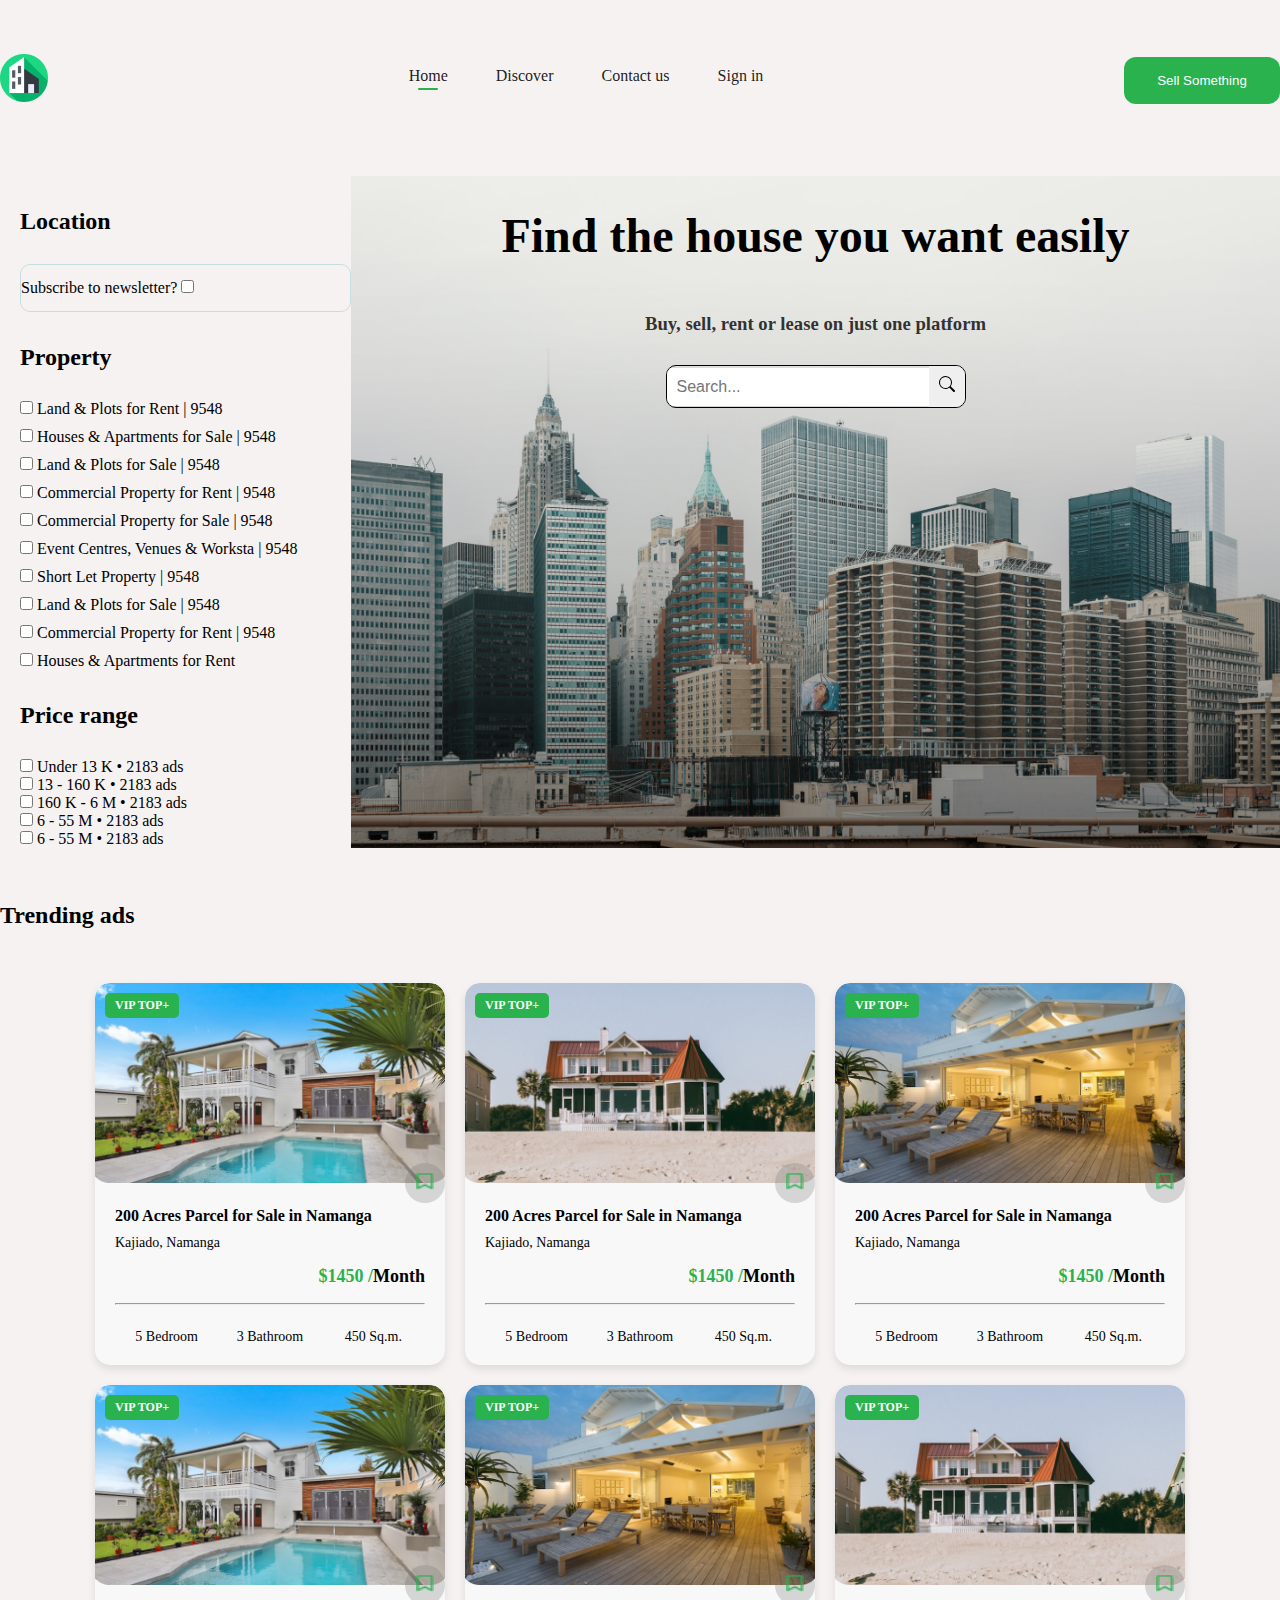
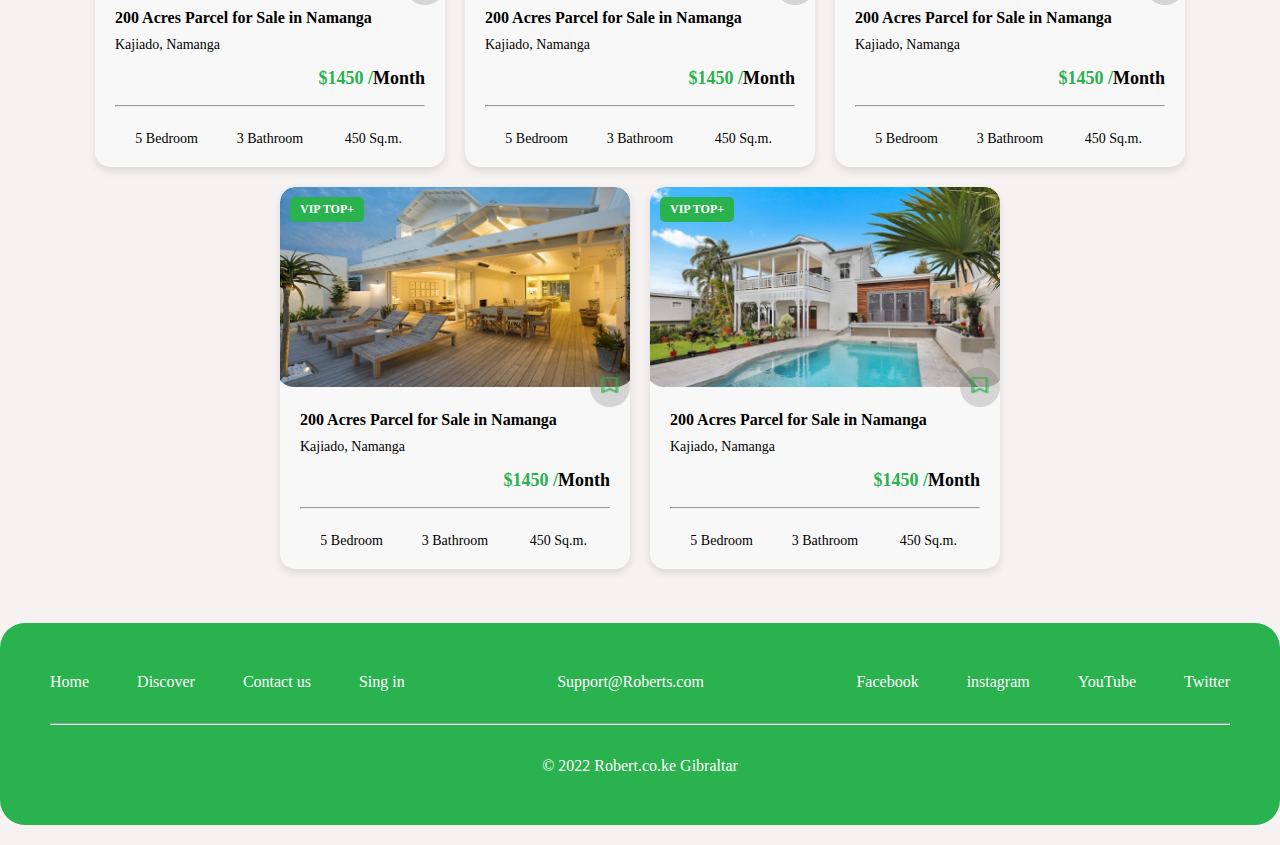
<file: index.html>
<!DOCTYPE html>
<html lang="en">
  <head>
    <meta charset="UTF-8" />
    <meta name="viewport" content="width=device-width, initial-scale=1.0" />
    <link rel="stylesheet" href="styles.css" />
    <title>sabas.web</title>
  </head>
  <body>
    <header class="container">
      <div class="main-class">
        <div class="logo">
          <a href="#"><img src="img/logo.png" alt="logo" /></a>
    
        </div>

        <nav class="navbar">
          <ul>
            <li><a href="#" class="after">Home</a></li>
          </ul>
          <ul>
            <li><a href="https://sabakhubutia0.github.io/shualeduri-gamocda/secend.html">Discover</a></li>
          </ul>
          <ul>
            <li><a href="#">Contact us</a></li>
          </ul>
          <ul>
            <li><a href="#">Sign in</a></li>
          </ul>
        </nav>
        <button type="button" class="bt-class">Sell Something</button>
        <div class="phone-icon"><img src="img/search-phone.png" alt="search"></div>
    
      </div>

     
    
    </header>

    <section class="container">
      <div class="parent">
        <div class="box1 aitem-1 wid">
          <h2>Location</h2>
          <form class="fm-class">
            <div>
              <label for="subscribeNews">Subscribe to newsletter?</label>
              <input
                class="ip-class"
                type="checkbox"
                id="subscribeNews"
                name="subscribe"
                value="newsletter"
              />
            </div>
          </form>
          <h2>Property</h2>
          <form action="checkbox" class="form-margin">
            <input
              class="ip-class"
              type="checkbox"
              id="subscribeNews"
              name="subscribe"
              value="newsletter"
            />
            <label for="text">Land & Plots for Rent | 9548 </label>
          </form>
          <form action="checkbox" class="form-margin">
            <input
              class="ip-class"
              type="checkbox"
              id="subscribeNews"
              name="subscribe"
              value="newsletter"
            />
            <label for="text">Houses & Apartments for Sale | 9548</label>
          </form>
          <form action="checkbox" class="form-margin">
            <input
              class="ip-class"
              type="checkbox"
              id="subscribeNews"
              name="subscribe"
              value="newsletter"
            />
            <label for="text">Land & Plots for Sale | 9548 </label>
          </form>
          <form action="checkbox" class="form-margin">
            <input
              class="ip-class"
              type="checkbox"
              id="subscribeNews"
              name="subscribe"
              value="newsletter"
            />
            <label for="text">Commercial Property for Rent | 9548</label>
          </form>
          <form action="checkbox" class="form-margin">
            <input
              class="ip-class"
              type="checkbox"
              id="subscribeNews"
              name="subscribe"
              value="newsletter"
            />
            <label for="text">Commercial Property for Sale | 9548</label>
          </form>
          <form action="checkbox" class="form-margin">
            <input
              class="ip-class"
              type="checkbox"
              id="subscribeNews"
              name="subscribe"
              value="newsletter"
            />
            <label for="text">Event Centres, Venues & Worksta | 9548 </label>
          </form>
          <form action="checkbox" class="form-margin">
            <input
              class="ip-class"
              type="checkbox"
              id="subscribeNews"
              name="subscribe"
              value="newsletter"
            />
            <label for="text">Short Let Property | 9548</label>
          </form>
          <form action="checkbox" class="form-margin">
            <input
              class="ip-class"
              type="checkbox"
              id="subscribeNews"
              name="subscribe"
              value="newsletter"
            />
            <label for="text">Land & Plots for Sale | 9548</label>
          </form>
          <form action="checkbox" class="form-margin">
            <input
              class="ip-class"
              type="checkbox"
              id="subscribeNews"
              name="subscribe"
              value="newsletter"
            />
            <label for="text">Commercial Property for Rent | 9548 </label>
          </form>
          <form action="checkbox" class="form-margin">
            <input
              class="ip-class"
              type="checkbox"
              id="subscribeNews"
              name="subscribe"
              value="newsletter"
            />
            <label for="text">Houses & Apartments for Rent </label>
          </form>
          <h2>Price range</h2>
          <form action="checkbox">
            <input
              class="ip-class"
              type="checkbox"
              id="subscribeNews"
              name="subscribe"
              value="newsletter"
            />
            <label for="text">Under 13 K • 2183 ads</label>
          </form>
          <form action="checkbox">
            <input
              class="ip-class"
              type="checkbox"
              id="subscribeNews"
              name="subscribe"
              value="newsletter"
            />
            <label for="text">13 - 160 K • 2183 ads</label>
          </form>
          <form action="checkbox">
            <input
              class="ip-class"
              type="checkbox"
              id="subscribeNews"
              name="subscribe"
              value="newsletter"
            />
            <label for="text">160 K - 6 M • 2183 ads</label>
          </form>
          <form action="checkbox">
            <input
              class="ip-class"
              type="checkbox"
              id="subscribeNews"
              name="subscribe"
              value="newsletter"
            />
            <label for="text">6 - 55 M • 2183 ads</label>
          </form>
          <form action="checkbox">
            <input
              class="ip-class"
              type="checkbox"
              id="subscribeNews"
              name="subscribe"
              value="newsletter"
            />
            <label for="text">6 - 55 M • 2183 ads</label>
          </form>
        </div>

        <div class="box2 aitem-2">
          <h1>Find the house you want easily</h1>
          <h3>Buy, sell, rent or lease on just one platform</h3>
          <div class="search-container">
            <input type="text" class="search-input" placeholder="Search...">
            <button class="search-button"><svg xmlns="http://www.w3.org/2000/svg" width="16" height="16" fill="currentColor" class="bi bi-search" viewBox="0 0 16 16">
              <path d="M11.742 10.344a6.5 6.5 0 1 0-1.397 1.398h-.001q.044.06.098.115l3.85 3.85a1 1 0 0 0 1.415-1.414l-3.85-3.85a1 1 0 0 0-.115-.1zM12 6.5a5.5 5.5 0 1 1-11 0 5.5 5.5 0 0 1 11 0"/>
            </svg></button>
        </div>
      </div>
    </section>

    <aside class="container">
      <h2>Trending ads</h2>
    </aside>

    <section class="father container">
      <div class="card">
        <div class="card-image">
          <img src="img/section-2.png" alt="Property Image" />
          <div class="vip-tag">VIP TOP+</div>
        </div>
        <div class="icone">
          <div class="card2">
            <a href="#"><img src="img/Vector.png" alt="vectori" /></a>
          </div>
        </div>
        <div class="card-content">
          <h2>200 Acres Parcel for Sale in Namanga</h2>
          <p class="location">Kajiado, Namanga</p>
          <p class="price">$1450 /<span class="color-span"> Month </span></p>
          <hr />
          <div class="property-details">
            <span>5 Bedroom</span>
            <span>3 Bathroom</span>
            <span>450 Sq.m.</span>
          </div>
        </div>
      </div>

      <div class="card">
        <div class="card-image">
          <img src="img/img-2.png" alt="Property Image" />
          <div class="vip-tag">VIP TOP+</div>
        </div>
        <div class="icone">
          <div class="card2">
            <a href="#"><img src="img/Vector.png" alt="vectori" /></a>
          </div>
        </div>
        <div class="card-content">
          <h2>200 Acres Parcel for Sale in Namanga</h2>
          <p class="location">Kajiado, Namanga</p>
          <p class="price">$1450 /<span class="color-span"> Month </span></p>
          <hr />
          <div class="property-details">
            <span>5 Bedroom</span>
            <span>3 Bathroom</span>
            <span>450 Sq.m.</span>
          </div>
        </div>
      </div>

      <div class="card">
        <div class="card-image">
          <img src="img/img-3.png" alt="Property Image" />
          <div class="vip-tag">VIP TOP+</div>
        </div>
        <div class="icone">
          <div class="card2">
            <a href="#"><img src="img/Vector.png" alt="vectori" /></a>
          </div>
        </div>
        <div class="card-content">
          <h2>200 Acres Parcel for Sale in Namanga</h2>
          <p class="location">Kajiado, Namanga</p>
          <p class="price">$1450 /<span class="color-span"> Month </span></p>
          <hr />
          <div class="property-details">
            <span>5 Bedroom</span>
            <span>3 Bathroom</span>
            <span>450 Sq.m.</span>
          </div>
        </div>
      </div>

      <div class="card">
        <div class="card-image">
          <img src="img/section-2.png" alt="Property Image" />
          <div class="vip-tag">VIP TOP+</div>
        </div>
        <div class="icone">
          <div class="card2">
            <a href="#"><img src="img/Vector.png" alt="vectori" /></a>
          </div>
        </div>
        <div class="card-content">
          <h2>200 Acres Parcel for Sale in Namanga</h2>
          <p class="location">Kajiado, Namanga</p>
          <p class="price">$1450 /<span class="color-span"> Month </span></p>
          <hr />
          <div class="property-details">
            <span>5 Bedroom</span>
            <span>3 Bathroom</span>
            <span>450 Sq.m.</span>
          </div>
        </div>
      </div>
      <div class="card">
        <div class="card-image">
          <img src="img/img-3.png" alt="Property Image" />
          <div class="vip-tag">VIP TOP+</div>
        </div>
        <div class="icone">
          <div class="card2">
            <a href="#"><img src="img/Vector.png" alt="vectori" /></a>
          </div>
        </div>
        <div class="card-content">
          <h2>200 Acres Parcel for Sale in Namanga</h2>
          <p class="location">Kajiado, Namanga</p>
          <p class="price">$1450 /<span class="color-span"> Month </span></p>
          <hr />
          <div class="property-details">
            <span>5 Bedroom</span>
            <span>3 Bathroom</span>
            <span>450 Sq.m.</span>
          </div>
        </div>
      </div>

      <div class="card">
        <div class="card-image">
          <img src="img/img-2.png" alt="Property Image" />
          <div class="vip-tag">VIP TOP+</div>
        </div>
        <div class="icone">
          <div class="card2">
            <a href="#"><img src="img/Vector.png" alt="vectori" /></a>
          </div>
        </div>
        <div class="card-content">
          <h2>200 Acres Parcel for Sale in Namanga</h2>
          <p class="location">Kajiado, Namanga</p>
          <p class="price">$1450 /<span class="color-span"> Month </span></p>
          <hr />
          <div class="property-details">
            <span>5 Bedroom</span>
            <span>3 Bathroom</span>
            <span>450 Sq.m.</span>
          </div>
        </div>
      </div>

      <div class="card">
        <div class="card-image">
          <img src="img/img-3.png" alt="Property Image" />
          <div class="vip-tag">VIP TOP+</div>
        </div>
        <div class="icone">
          <div class="card2">
            <a href="#"><img src="img/Vector.png" alt="vectori" /></a>
          </div>
        </div>
        <div class="card-content">
          <h2>200 Acres Parcel for Sale in Namanga</h2>
          <p class="location">Kajiado, Namanga</p>
          <p class="price">$1450 /<span class="color-span"> Month </span></p>
          <hr />
          <div class="property-details">
            <span>5 Bedroom</span>
            <span>3 Bathroom</span>
            <span>450 Sq.m.</span>
          </div>
        </div>
      </div>

      <div class="card">
        <div class="card-image">
          <img src="img/section-2.png" alt="Property Image" />
          <div class="vip-tag">VIP TOP+</div>
        </div>
        <div class="icone">
          <div class="card2">
            <a href="#"><img src="img/Vector.png" alt="vectori" /></a>
          </div>
        </div>
        <div class="card-content">
          <h2>200 Acres Parcel for Sale in Namanga</h2>
          <p class="location">Kajiado, Namanga</p>
          <p class="price">$1450 /<span class="color-span"> Month </span></p>
          <hr />
          <div class="property-details">
            <span>5 Bedroom</span>
            <span>3 Bathroom</span>
            <span>450 Sq.m.</span>
          </div>
        </div>
      </div>
    </section>

    <footer class="container2">
      <div class="card-footer">
        <ul>
          <li><a href="#">Home</a></li>
          <li><a href="#"> Discover</a></li>
          <li><a href="#">Contact us </a></li>
          <li><a href="#">Sing in</a></li>
        </ul>
        <li class="li-none">
          <a href="mailto:someone@example.com">Support@Roberts.com</a>
        </li>

        <div class="flex-foter">
          <li><a href="#">Facebook</a></li>
          <li><a href="#">instagram</a></li>
          <li><a href="#">YouTube</a></li>
          <li><a href="#">Twitter</a></li>
        </div>
      </div>
      <hr />
      <div class="center-foter">
        <ul>
          <li>
            <a href="mailto:someone@example.com"
              >© 2022 Robert.co.ke Gibraltar</a
            >
          </li>
        </ul>
      </div>
    </footer>

    <main class="display-none">
      <div class="boxbar">
        <div class="box-item">
            <span class="icon"><a href="#"><img src="img/house-phone.png" alt="Home"></a></span>
            <span class="label">Home</span>
        </div>
        <div class="box-item">
            <span class="icon"><a href="https://sabakhubutia0.github.io/shualeduri-gamocda/secend.html"><img src="img/3dcube-phone.png" alt="3d"> </a></span>
            <span class="label">Discover</span>
        </div>
        <div class="box-item sell">
            <span class="icon"><a href="#"><img src="img/Frame-phonr.png" alt="frame"> </a></span>
            <span class="label">Sell</span>
        </div>
        <div class="box-item">
            <span class="icon"><a href="#"><img src="img/message-text-phone.png" alt="Message"></a></span>
            <span class="label">Message</span>
        </div>
        <div class="box-item">
            <span class="icon"><a href="#"><img src="img/user-phone.png" alt="user"></a></span>
            <span class="label">Profile</span>
        </div>
    </div>

    </main>
  </body>
</html>
</file>
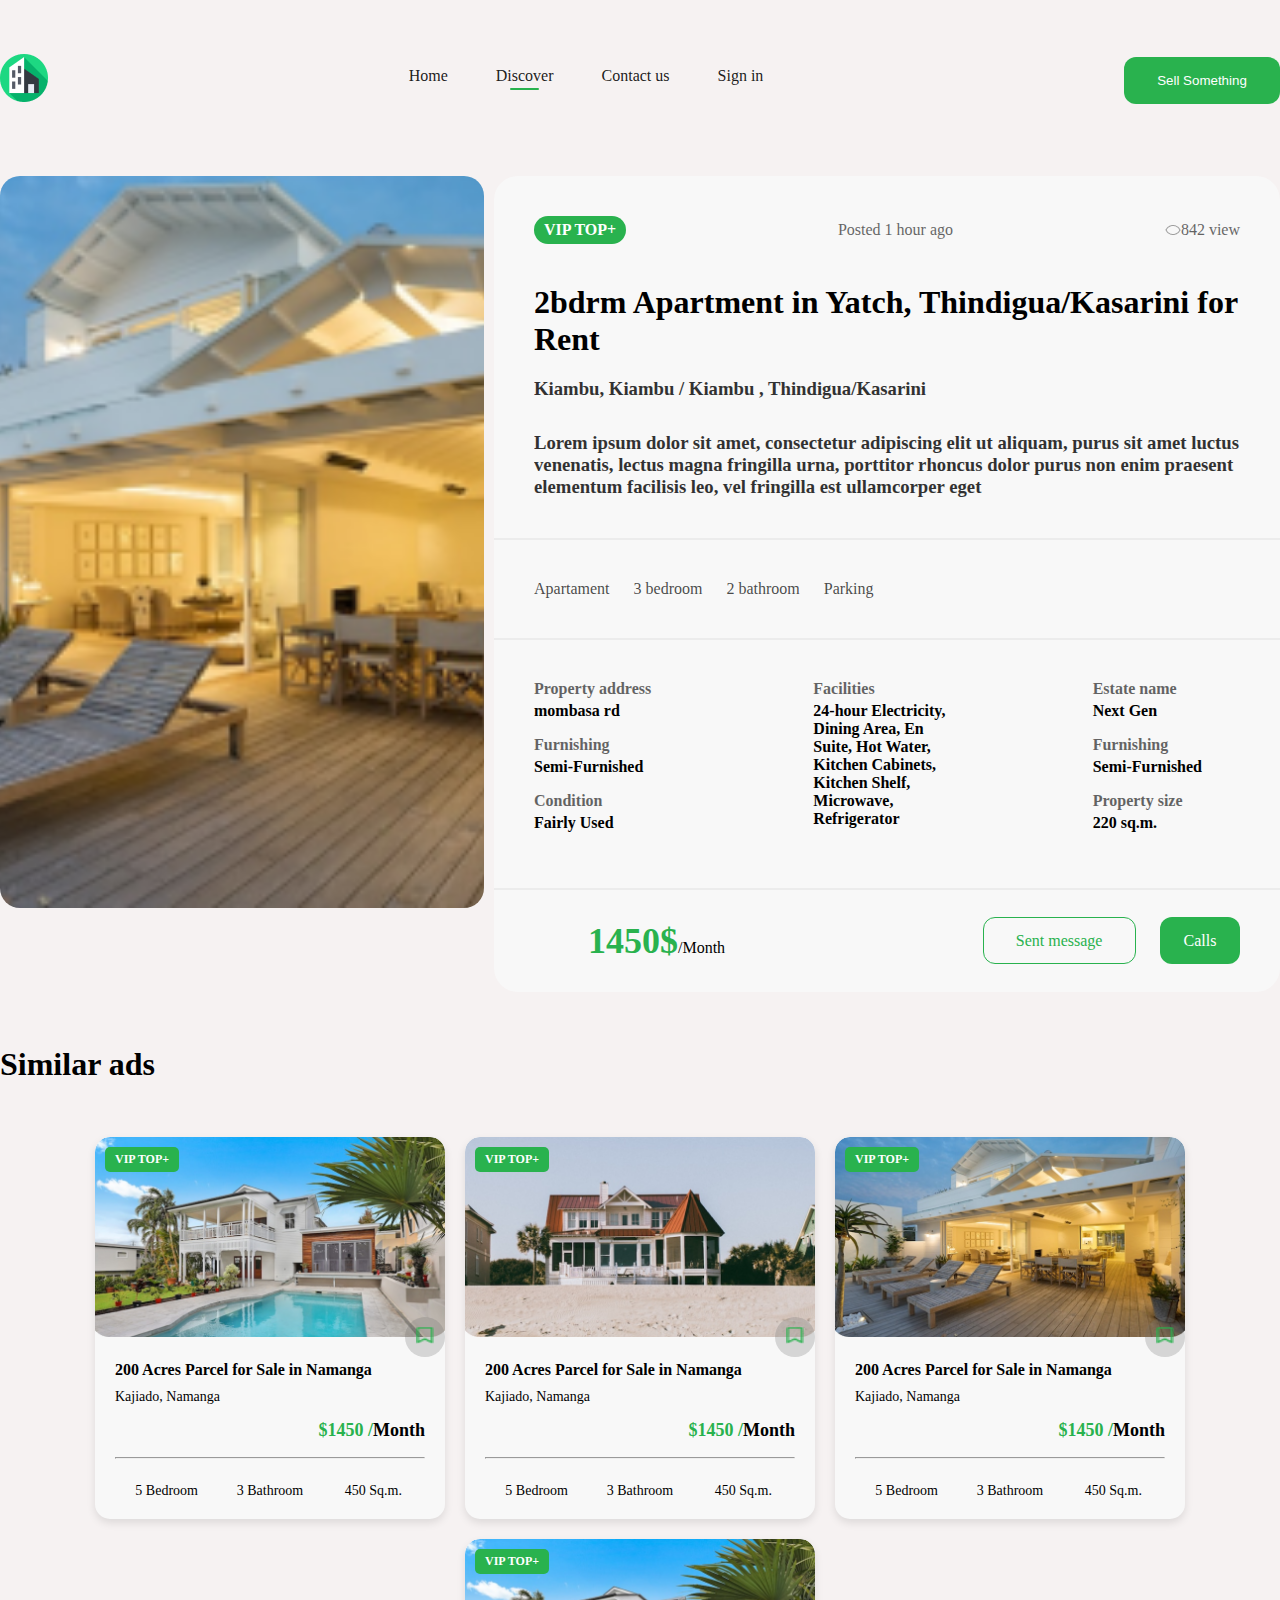
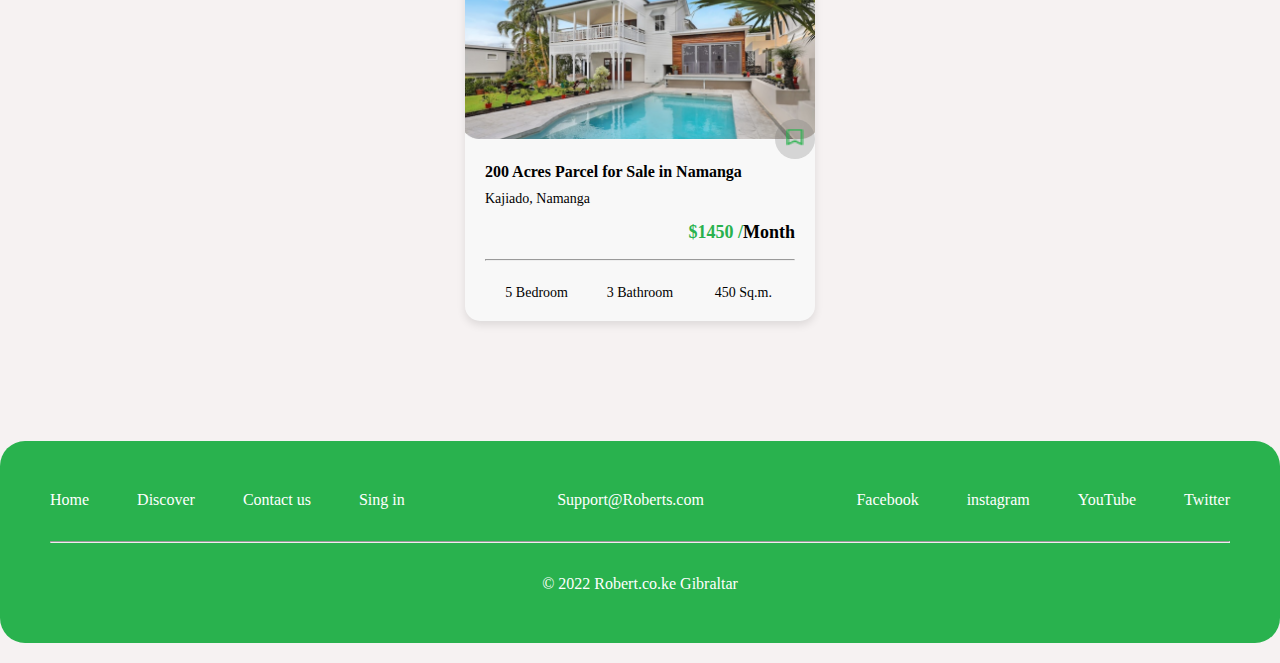
<file: secend.html>
<!DOCTYPE html>
<html lang="en">
  <head>
    <meta charset="UTF-8" />
    <meta name="viewport" content="width=device-width, initial-scale=1.0" />
    <link rel="stylesheet" href="secend.css" />

    <title>Document</title>
  </head>
  <body>
    <header class="container">
      <div class="main-class">
        <div class="logo">
          <a href="https://sabakhubutia0.github.io/shualeduri-gamocda/"
            ><img src="img/logo.png" alt="logo"
          /></a>
        </div>

        <nav class="navbar">
          <ul>
            <li>
              <a href="https://sabakhubutia0.github.io/shualeduri-gamocda/"
                >Home</a
              >
            </li>
          </ul>
          <ul>
            <li><a href="#" class="after">Discover</a></li>
          </ul>
          <ul>
            <li><a href="#">Contact us</a></li>
          </ul>
          <ul>
            <li><a href="#">Sign in</a></li>
          </ul>
        </nav>
        <button type="button" class="bt-class">Sell Something</button>
      </div>
    </header>

    <section class="container">
      <div class="parent">
        <div class="box1 item1"></div>

        <div class="box2 item2">
          <div class="span-class">
            <div class="vip1">VIP TOP+</div>
            <span class="text-span">Posted 1 hour ago</span>
            <span class="view"
              ><img src="img/page2.png" alt="page2" />842 view</span
            >
          </div>
          <div class="section-text">
            <h1>2bdrm Apartment in Yatch, Thindigua/Kasarini for Rent</h1>
            <h3>Kiambu, Kiambu / Kiambu , Thindigua/Kasarini</h3>
            <h3>
              Lorem ipsum dolor sit amet, consectetur adipiscing elit ut
              aliquam, purus sit amet luctus venenatis, lectus magna fringilla
              urna, porttitor rhoncus dolor purus non enim praesent elementum
              facilisis leo, vel fringilla est ullamcorper eget
            </h3>
          </div>
          <div class="div-lain"></div>
          <div class="list-a">
            <a href="#">Apartament</a>
            <a href="#">3 bedroom</a>
            <a href="#">2 bathroom</a>
            <a href="#" class="list-a-none">Parking</a>
          </div>
          <div class="div-lain"></div>

          <div class="aitem-main">
            <div class="aitem-1">
              <h4>Property address</h4>
              <p>mombasa rd</p>

              <h4>Furnishing</h4>
              <p>Semi-Furnished</p>

              <h4>Condition</h4>
              <p>Fairly Used</p>
            </div>
            <div class="aitem-1">
              <h4>Facilities</h4>
              <p>
                24-hour Electricity, Dining Area, En Suite, Hot Water, Kitchen
                Cabinets, Kitchen Shelf, Microwave, Refrigerator
              </p>
            </div>

            <div class="aitem-1">
              <h4>Estate name</h4>
              <p>Next Gen</p>

              <h4>Furnishing</h4>
              <p>Semi-Furnished</p>

              <h4>Property size</h4>
              <p>220 sq.m.</p>
            </div>
          </div>
          <div class="div-lain"></div>
          <div class="last-box">
            <p><span class="color-span1">1450$</span>/Month</p>
            <div class="last-sent">
              <p>Sent message</p>
            </div>
            <div class="last-call">
              <p>Calls</p>
            </div>
          </div>
        </div>
      </div>
    </section>

    <aside class="container">
      <h1>Similar ads</h1>
    </aside>

    <section class="father container3">
      <div class="card">
        <div class="card-image">
          <img src="img/section-2.png" alt="Property Image" />
          <div class="vip-tag">VIP TOP+</div>
        </div>
        <div class="icone">
          <div class="card2">
            <a href="#"><img src="img/Vector.png" alt="vectori" /></a>
          </div>
        </div>
        <div class="card-content">
          <h2>200 Acres Parcel for Sale in Namanga</h2>
          <p class="location">Kajiado, Namanga</p>
          <p class="price">$1450 /<span class="color-span"> Month </span></p>
          <hr />
          <div class="property-details">
            <span>5 Bedroom</span>
            <span>3 Bathroom</span>
            <span>450 Sq.m.</span>
          </div>
        </div>
      </div>

      <div class="card media-none">
        <div class="card-image">
          <img src="img/img-2.png" alt="Property Image" />
          <div class="vip-tag">VIP TOP+</div>
        </div>
        <div class="icone">
          <div class="card2">
            <a href="#"><img src="img/Vector.png" alt="vectori" /></a>
          </div>
        </div>
        <div class="card-content">
          <h2>200 Acres Parcel for Sale in Namanga</h2>
          <p class="location">Kajiado, Namanga</p>
          <p class="price">$1450 /<span class="color-span"> Month </span></p>
          <hr />
          <div class="property-details">
            <span>5 Bedroom</span>
            <span>3 Bathroom</span>
            <span>450 Sq.m.</span>
          </div>
        </div>
      </div>

      <div class="card media-none">
        <div class="card-image">
          <img src="img/img-3.png" alt="Property Image" />
          <div class="vip-tag">VIP TOP+</div>
        </div>
        <div class="icone">
          <div class="card2">
            <a href="#"><img src="img/Vector.png" alt="vectori" /></a>
          </div>
        </div>
        <div class="card-content">
          <h2>200 Acres Parcel for Sale in Namanga</h2>
          <p class="location">Kajiado, Namanga</p>
          <p class="price">$1450 /<span class="color-span"> Month </span></p>
          <hr />
          <div class="property-details">
            <span>5 Bedroom</span>
            <span>3 Bathroom</span>
            <span>450 Sq.m.</span>
          </div>
        </div>
      </div>

      <div class="card media-none">
        <div class="card-image">
          <img src="img/section-2.png" alt="Property Image" />
          <div class="vip-tag">VIP TOP+</div>
        </div>
        <div class="icone">
          <div class="card2">
            <a href="#"><img src="img/Vector.png" alt="vectori" /></a>
          </div>
        </div>
        <div class="card-content">
          <h2>200 Acres Parcel for Sale in Namanga</h2>
          <p class="location">Kajiado, Namanga</p>
          <p class="price">$1450 /<span class="color-span"> Month </span></p>
          <hr />
          <div class="property-details">
            <span>5 Bedroom</span>
            <span>3 Bathroom</span>
            <span>450 Sq.m.</span>
          </div>
        </div>
      </div>
    </section>

    <footer class="container2">
      <div class="card-footer">
        <ul>
          <li><a href="#">Home</a></li>
          <li><a href="#"> Discover</a></li>
          <li><a href="#">Contact us </a></li>
          <li><a href="#">Sing in</a></li>
        </ul>
        <li class="li-none">
          <a href="mailto:someone@example.com">Support@Roberts.com</a>
        </li>

        <div class="flex-foter">
          <li><a href="#">Facebook</a></li>
          <li><a href="#">instagram</a></li>
          <li><a href="#">YouTube</a></li>
          <li><a href="#">Twitter</a></li>
        </div>
      </div>
      <hr />
      <div class="center-foter">
        <ul>
          <li>
            <a href="mailto:someone@example.com"
              >© 2022 Robert.co.ke Gibraltar</a
            >
          </li>
        </ul>
      </div>
    </footer>

    <main class="display-none">
      <div class="boxbar">
        <div class="box-item">
          <span class="icon"
            ><a href="https://sabakhubutia0.github.io/shualeduri-gamocda/"
              ><img src="img/house-phone.png" alt="Home" /></a
          ></span>
          <span class="label">Home</span>
        </div>
        <div class="box-item">
          <span class="icon"
            ><a href="#"><img src="img/3dcube-phone.png" alt="3d" /> </a
          ></span>
          <span class="label">Discover</span>
        </div>
        <div class="box-item sell">
          <span class="icon"
            ><a href="#"><img src="img/Frame-phonr.png" alt="frame" /> </a
          ></span>
          <span class="label">Sell</span>
        </div>
        <div class="box-item">
          <span class="icon"
            ><a href="#"
              ><img src="img/message-text-phone.png" alt="Message" /></a
          ></span>
          <span class="label">Message</span>
        </div>
        <div class="box-item">
          <span class="icon"
            ><a href="#"><img src="img/user-phone.png" alt="user" /></a
          ></span>
          <span class="label">Profile</span>
        </div>
      </div>
    </main>
  </body>
</html>
</file>
<file: styles.css>
* {
  margin: 0;
  padding: 0;
  box-sizing: border-box;
}
body {
  background-color: rgba(206, 184, 184, 0.185);
}

.container {
  max-width: 1480px;
  width: 100%;
  margin: 54px auto;
}
.main-class {
  display: flex;
  justify-content: space-between;
  align-items: center;
  margin-bottom: 70px;
}

.logo {
  display: flex;
  align-items: center;
}

.navbar {
  display: flex;
  gap: 48px;
}

a {
  text-decoration: none;
  color: #000000e5;
}

li {
  list-style: none;
}

.after::after {
  content: "";
  display: block;
  width: 50%;
  height: 2px;
  background-color: #29b24e;
  margin: 3px auto;
  border-radius: 5px;
  transition: all 0.3s;
}

.after:hover::after {
  width: 100%;
}

.bt-class {
  width: 156px;
  height: 47px;
  border-radius: 12px;
  background-color: #29b24e;
  color: white;
  border: none;
  cursor: pointer;
}

.phone-icon {
  display: none;
}

/* section 1 grid */

section {
  border-radius: 24px;
}

h2 {
  margin-top: 32px;
  margin-bottom: 29px;
}

.parent {
  display: grid;
  grid-template-columns: repeat(2, 1fr);
  grid-auto-rows: minmax(200px, auto);
}

.parent {
  display: flex;
}

.box1 {
  margin-left: 20px;
}

.aitem-1 {
  grid-row: 1/3;
}

.fm-class {
  display: flex;
  justify-content: start;
  align-items: center;
  width: 331px;
  height: 48px;
  border: 1px solid #0d9ca436;
  border-radius: 10px;
}

.form-margin {
  margin: 10px auto;
}

#subscribeNews {
  accent-color: #29b24e;
}

/* aitem-222 */

.aitem-2 {
  grid-row: -1/3;
  display: flex;
  align-items: center;
  flex-direction: column;
  gap: 30px;
}
h1 {
  font-size: 48px;
}

h3 {
  color: #000000cc;
}

.box2 {
  max-width: 1280px;
  width: 100%;
  background-image: url(img/section-1\ photo.png);
  background-position: center;
  font-size: 16px;
  background-repeat: no-repeat;
  background-size: cover;
  position: relative;
}

.search-container {
  display: flex;
  justify-content: center;
  align-items: center;
  border: 1px solid #000000;
  border-radius: 10px;
  overflow: hidden;
  width: 300px;
}

.search-input {
  width: 100%;
  padding: 10px;
  border: none;
  outline: none;
  font-size: 16px;
}

.search-button {
  padding: 10px;
  border: none;
  cursor: pointer;
  font-size: 18px;
  transition: 0.3s ease;
}

/* section 22 */

.father {
  display: flex;
  flex-wrap: wrap;
  justify-content: center;
  gap: 20px;
}

.taitle-height,
h1 {
  margin-top: 32px;
  margin-bottom: 20px;
}

.card {
  width: 350px;
  background-color: #f8f8f8;
  border-radius: 15px;
  overflow: hidden;
  box-shadow: 0 4px 8px rgba(0, 0, 0, 0.1);
}

.card-image {
  position: relative;
  width: 100%;
  height: 200px;
}

.card-image img {
  width: 100%;
  height: 100%;
  object-fit: cover;
  border-top-left-radius: 15px;
  border-top-right-radius: 15px;
}

.vip-tag {
  position: absolute;
  top: 10px;
  left: 10px;
  background-color: #29b24e;
  color: white;
  padding: 5px 10px;
  border-radius: 5px;
  font-size: 12px;
  font-weight: bold;
}

.card2 {
  display: flex;
  justify-content: center;
  align-items: center;
  width: 40px;
  height: 40px;
  border-radius: 50%;
  position: absolute;
  background-color: #6d6d6d40;
}

.card2 img {
  width: 18px;
  height: 18px;
}

.icone {
  display: flex;
  justify-content: flex-end;
  align-items: flex-end;
  margin-top: 20px;
}

.card-content {
  padding: 20px;
}

.card-content h2 {
  margin-top: -16px;
  font-size: 16px;
  color: #000000;
  margin-bottom: 10px;
}

.card-content .location {
  font-size: 14px;
  color: #000000;
  margin-bottom: 15px;
}

.card-content .price {
  display: flex;
  justify-content: flex-end;
  font-size: 18px;
  font-weight: bold;
  color: #29b24e;
  margin-bottom: 16px;
}
.color-span {
  color: black;
}

.property-details {
  display: flex;
  justify-content: space-between;
  font-size: 14px;
  margin-top: 24px;
  color: #000000;
}

.property-details span {
  flex: 1;
  text-align: center;
}

.display-none {
  display: none;
}

/* footer  */

.container2 {
  max-width: 1640px;
  width: 100%;
  padding: 50px;
  margin: 20px auto;
  border-radius: 25px;
}

footer {
  background-color: #29b24e;
}

footer a {
  color: #ffffff;
}

.card-footer ul {
  display: flex;
  gap: 48px;
}

.card-footer {
  display: flex;
  flex-wrap: wrap;
  justify-content: space-between;
  align-items: center;
  margin-bottom: 32px;
}

.flex-foter {
  display: flex;
  flex-wrap: wrap;
  gap: 48px;
}

.center-foter {
  display: flex;
  justify-content: center;
  align-items: center;
  margin-top: 32px;
}

/* @media  */

@media (width < 430px) {
  .container {
    max-width: 430px;
    width: 100%;
    margin: 0 auto;
    padding: 20px;
  }

  .navbar,
  .bt-class {
    display: none;
  }

  .phone-icon {
    display: flex;
    justify-content: center;
    align-items: center;
    width: 44px;
    height: 44px;
    background-color: #f8f8f8;
    border-radius: 50%;
  }

  .box2 {
    order: -1;
    width: 335px;
    height: 435px;
    border-radius: 24px;
    font-size: 14px;
    margin: 28px 6% 20px 6%;
  }

  .box2 {
    margin-top: -80px;
  }

  .box2 h1 {
    font-size: 24px;
  }

  .aitem-1 {
    background-color: #f8f8f8;
    border-radius: 24px;
  }

  .parent {
    display: flex;
    flex-wrap: wrap;
  }

  .li-none {
    display: none;
  }

  .card-footer ul {
    display: block;
  }

  .flex-foter {
    display: block;
  }

  .display-none {
    display: flex;
    justify-content: center;
  }

  .boxbar {
    display: flex;
    justify-content: space-around;
    align-items: center;
    background-color: #fff;
    padding: 10px;
    border-top-left-radius: 24px;
    border-top-right-radius: 24px;
    position: fixed;
    bottom: 0;
    left: 0;
    right: 0;
    margin: auto;
  }

  .box-item {
    display: flex;
    flex-direction: column;
    align-items: center;
    color: #333;
    font-size: 14px;
    cursor: pointer;
    flex: 1;
  }

  .box-item .icon {
    margin-bottom: 5px;
  }

  .sell {
    background: #29b24e;
    color: white;
    padding: 15px;
    border-radius: 12px;
    position: relative;
    top: -20px;
    width: 56px;
    height: 56px;
  }

  .sell .label {
    color: black;
    margin-top: 8px;
  }
}
</file>
<file: secend.css>
* {
  margin: 0;
  padding: 0;
  box-sizing: border-box;
}
body {
  background-color: rgba(206, 184, 184, 0.185);
}

.container {
  max-width: 1500px;
  width: 100%;
  padding: 0;
  margin: 54px auto;
}

.main-class {
  display: flex;
  justify-content: space-between;
  align-items: center;
  margin-bottom: 70px;
}

.logo {
  display: flex;
  align-items: center;
}

.navbar {
  display: flex;
  gap: 48px;
}

a {
  text-decoration: none;
  color: #000000e5;
}

li {
  list-style: none;
}

.after::after {
  content: "";
  display: block;
  width: 50%;
  height: 2px;
  background-color: #29b24e;
  margin: 3px auto;
  border-radius: 5px;
  transition: all 0.3s;
}

.after:hover::after {
  width: 100%;
}

.bt-class {
  width: 156px;
  height: 47px;
  border-radius: 12px;
  background-color: #29b24e;
  color: white;
  border: none;
  cursor: pointer;
}

/* section */
.parent {
  display: grid;
  grid-template-columns: repeat(2, 1fr);
  grid-auto-rows: minmax(400px, auto);
  gap: 10px;
}

.img-none-section {
  display: none;
}

.box1 {
  max-width: 810px;
  width: 100%;
  height: 732px;
  background-image: url(img/img-3.png);
  background-position: center;
  background-repeat: no-repeat;
  background-size: cover;
  border-radius: 20px;
}

/* div 2 */

.container3 {
  max-width: 1500px;
  width: 100%;
  margin-top: 20px;
  margin-bottom: 120px;
}

.box2 {
  background-color: #f8f8f8;
  border-radius: 24px;
}

.span-class {
  display: flex;
  justify-content: space-between;
  align-items: center;
  margin: 40px;
}

.vip1 {
  background-color: #29b24e;
  color: white;
  padding: 5px 10px;
  border-radius: 15px;
  font-weight: bold;
}

.text-span {
  color: #000000;
  opacity: 60%;
}

.view {
  color: #000000;
  opacity: 60%;
}

h1 {
  color: #000000;
  margin-bottom: 12px;
}

h3 {
  color: #000000;
  opacity: 80%;
  margin-bottom: 32px;
}

.section-text {
  margin: 40px;
}

.div-lain {
  width: 786px;
  height: 2px;
  background-color: #ececec;
}

.list-a {
  display: flex;
  gap: 24px;
  margin: 40px;
  opacity: 80%;
}

/* ------------- */

.aitem-main {
  display: grid;
  grid-template-columns: 1fr 1fr 1fr;
  column-gap: 132px;
  margin: 40px;
}

.aitem-1 h4 {
  margin-bottom: 4px;
  opacity: 60%;
}

.aitem-1 p {
  margin-bottom: 16px;
  font-weight: bold;
}

.last-box {
  display: flex;
  justify-content: space-between;
  align-items: center;
  margin: 27px 40px 28px 94px;
}

.color-span1 {
  color: #29b24e;
  font-weight: bolder;
  font-size: 36px;
}

.last-sent {
  display: flex;
  justify-content: center;
  align-items: center;
  border: 1px solid #29b24e;
  border-radius: 12px;
  width: 153px;
  height: 47px;
  color: #29b24e;
  margin-left: 233px;
}

.last-call {
  display: flex;
  justify-content: center;
  align-items: center;
  border-radius: 12px;
  width: 80px;
  height: 47px;
  background-color: #29b24e;
  color: #ffffff;
}

/* section 2222 */

.father {
  display: flex;
  flex-wrap: wrap;
  justify-content: center;
  gap: 20px;
}

.taitle-height,
h1 {
  margin-top: 32px;
  margin-bottom: 20px;
}

.card {
  width: 350px;
  background-color: #f8f8f8;
  border-radius: 15px;
  overflow: hidden;
  box-shadow: 0 4px 8px rgba(0, 0, 0, 0.1);
}

.card-image {
  position: relative;
  width: 100%;
  height: 200px;
}

.card-image img {
  width: 100%;
  height: 100%;
  object-fit: cover;
  border-top-left-radius: 15px;
  border-top-right-radius: 15px;
}

.vip-tag {
  position: absolute;
  top: 10px;
  left: 10px;
  background-color: #29b24e;
  color: white;
  padding: 5px 10px;
  border-radius: 5px;
  font-size: 12px;
  font-weight: bold;
}

.card2 {
  display: flex;
  justify-content: center;
  align-items: center;
  width: 40px;
  height: 40px;
  border-radius: 50%;
  position: absolute;
  background-color: #6d6d6d40;
}

.card2 img {
  width: 18px;
  height: 18px;
}

.icone {
  display: flex;
  justify-content: flex-end;
  align-items: flex-end;
  margin-top: 20px;
}

.card-content {
  padding: 20px;
}

.card-content h2 {
  margin-top: -16px;
  font-size: 16px;
  color: #000000;
  margin-bottom: 10px;
}

.card-content .location {
  font-size: 14px;
  color: #000000;
  margin-bottom: 15px;
}

.card-content .price {
  display: flex;
  justify-content: flex-end;
  font-size: 18px;
  font-weight: bold;
  color: #29b24e;
  margin-bottom: 16px;
}
.color-span {
  color: black;
}

.property-details {
  display: flex;
  justify-content: space-between;
  font-size: 14px;
  margin-top: 24px;
  color: #000000;
}

.property-details span {
  flex: 1;
  text-align: center;
}

/* footer */
.container2 {
  max-width: 1640px;
  width: 100%;
  padding: 50px;
  margin: 20px auto;
  border-radius: 25px;
}

footer {
  background-color: #29b24e;
}

footer a {
  color: #ffffff;
}

.card-footer ul {
  display: flex;
  gap: 48px;
}

.card-footer {
  display: flex;
  flex-wrap: wrap;
  justify-content: space-between;
  align-items: center;
  margin-bottom: 32px;
}

.flex-foter {
  display: flex;
  flex-wrap: wrap;
  gap: 48px;
}

.center-foter {
  display: flex;
  justify-content: center;
  align-items: center;
  margin-top: 32px;
}

.display-none {
  display: none;
}

/* @media */

@media (width < 430px) {
  .container {
    max-width: 430px;
    width: 100%;
    margin: 0 auto;
    padding: 20px;
  }

  header {
    display: none;
  }

  .parent {
    display: flex;
    flex-wrap: wrap;
  }

  .box1 {
    max-width: 335px;
    width: 100%;
    height: 316px;
    margin: 20px;
  }

  .box2 {
    max-width: 375px;
    width: 100%;
  }

  .span-class {
    margin: 10px;
  }

  .list-a {
    display: flex;
    justify-content: center;
    align-items: center;
  }
  .list-a-none {
    display: none;
  }

  .aitem-main {
    display: grid;
    grid-template-columns: repeat(2, 1fr);
  }

  .aitem--1 {
    display: block;
  }
  .media-none {
    display: none;
  }

  .color-span1 {
    margin-left: -4em;
  }
  .last-call {
    margin-left: -30px;
    width: 334px;
    height: 47px;
    margin-top: 12px;
  }

  .last-sent {
    margin-left: -30px;
    width: 334px;
    height: 47px;
    margin-top: 40px;
  }

  .parent {
    display: flex;
    flex-wrap: wrap;
  }

  .li-none {
    display: none;
  }

  .card-footer ul {
    display: block;
  }

  .flex-foter {
    display: block;
  }

  .display-none {
    display: flex;
    justify-content: center;
  }

  .last-box {
    display: flex;
    flex-flow: column;
  }

  .flex-foter {
    display: block;
  }

  .display-none {
    display: flex;
    justify-content: center;
  }

  .boxbar {
    display: flex;
    justify-content: space-around;
    align-items: center;
    background-color: #fff;
    padding: 10px;
    border-top-left-radius: 24px;
    border-top-right-radius: 24px;
    position: fixed;
    bottom: 0;
    left: 0;
    right: 0;
    margin: auto;
  }

  .box-item {
    display: flex;
    flex-direction: column;
    align-items: center;
    color: #333;
    font-size: 14px;
    cursor: pointer;
    flex: 1;
  }

  .box-item .icon {
    margin-bottom: 5px;
  }

  .sell {
    background: #29b24e;
    color: white;
    padding: 15px;
    border-radius: 12px;
    position: relative;
    top: -20px;
    width: 56px;
    height: 56px;
  }

  .sell .label {
    color: black;
    margin-top: 8px;
  }
}
</file>
